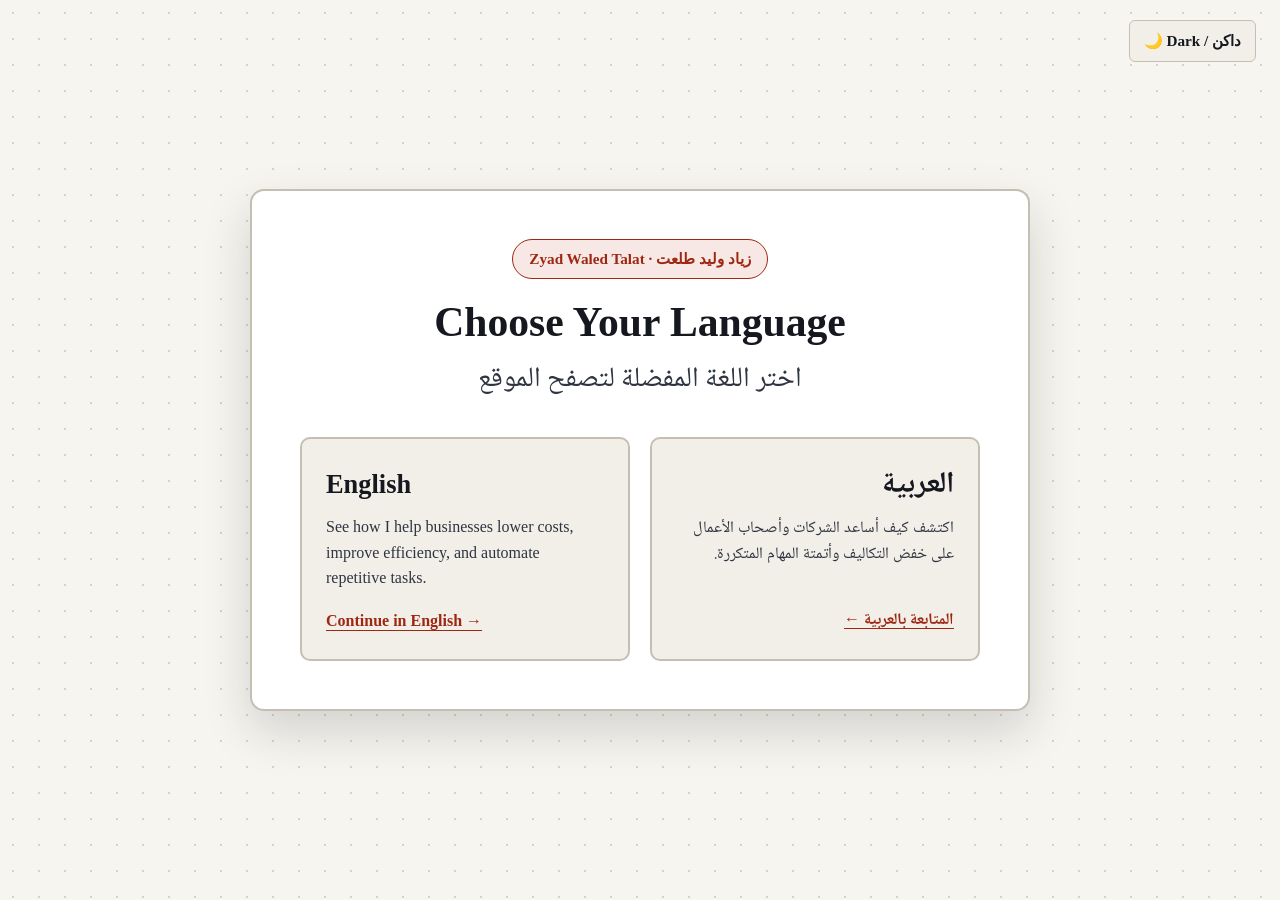
<file: index.html>
<!DOCTYPE html>
<html lang="en" dir="ltr" data-theme="dark" data-lang-pending="true">
<head>
  <meta charset="UTF-8">
  <meta name="viewport" content="width=device-width, initial-scale=1.0">
  <title>Zyad Waled Talat — AI and Automation Specialist</title>
  <meta
    name="description"
    content="Zyad Waled Talat — AI and Automation Specialist helping businesses lower costs, improve work efficiency, and automate repetitive tasks."
  >

  <!-- Early Theme & Saved Language Script (prevents flash of wrong theme or language chooser) -->
  <script>
    (function () {
      try {
        var savedTheme = localStorage.getItem('zw_portfolio_theme');
        var theme = (savedTheme === 'light' || savedTheme === 'dark')
          ? savedTheme
          : (window.matchMedia && window.matchMedia('(prefers-color-scheme: light)').matches ? 'light' : 'dark');
        document.documentElement.setAttribute('data-theme', theme);

        var savedLang = localStorage.getItem('zw_portfolio_lang');
        if (savedLang === 'en' || savedLang === 'ar') {
          document.documentElement.setAttribute('lang', savedLang);
          document.documentElement.setAttribute('dir', savedLang === 'ar' ? 'rtl' : 'ltr');
          document.documentElement.removeAttribute('data-lang-pending');
          document.documentElement.setAttribute('data-lang-ready', 'true');
        }
      } catch (e) {}
    })();
  </script>

  <!-- Google Fonts: Playfair Display & Open Sans (English) + Aref Ruqaa & Noto Naskh Arabic (Arabic) -->
  <link rel="preconnect" href="https://fonts.googleapis.com">
  <link rel="preconnect" href="https://fonts.gstatic.com" crossorigin>
  <link
    href="https://fonts.googleapis.com/css2?family=Aref+Ruqaa:wght@400;700&family=Noto+Naskh+Arabic:wght@400;500;600;700&family=Open+Sans:wght@400;500;600;700&family=Playfair+Display:ital,wght@0,600;0,700;1,600&display=swap"
    rel="stylesheet"
  >

  <!-- Stylesheets (relative paths for GitHub Pages /portfolio/ compatibility) -->
  <link rel="stylesheet" href="css/tokens.css">
  <link rel="stylesheet" href="css/base.css">
  <link rel="stylesheet" href="css/ui.css">
</head>
<body data-page="home">

  <!-- =========================================================
       First-Visit Language Selection Overlay
       ========================================================= -->
  <section
    class="lang-chooser"
    id="lang-chooser"
    role="dialog"
    aria-modal="true"
    aria-labelledby="chooser-title"
  >
    <div class="lang-chooser__topbar">
      <button
        type="button"
        class="ctrl-btn"
        id="chooser-theme-toggle"
        aria-label="Toggle light or dark mode"
      >
        ☀️ Light / فاتح
      </button>
    </div>

    <div class="lang-chooser__card">
      <span class="lang-chooser__badge">Zyad Waled Talat · زياد وليد طلعت</span>
      <h1 class="lang-chooser__title" id="chooser-title">Choose Your Language</h1>
      <p class="lang-chooser__subtitle" lang="ar" dir="rtl">اختر اللغة المفضلة لتصفح الموقع</p>

      <div class="lang-chooser__grid">
        <!-- English Option -->
        <button
          type="button"
          class="lang-option-btn lang-option-btn--en"
          id="choose-en"
          lang="en"
          dir="ltr"
        >
          <div>
            <span class="lang-option-btn__name">English</span>
            <span class="lang-option-btn__desc">
              See how I help businesses lower costs, improve efficiency, and automate repetitive tasks.
            </span>
          </div>
          <span class="lang-option-btn__cta">Continue in English →</span>
        </button>

        <!-- Arabic Option -->
        <button
          type="button"
          class="lang-option-btn lang-option-btn--ar"
          id="choose-ar"
          lang="ar"
          dir="rtl"
        >
          <div>
            <span class="lang-option-btn__name">العربية</span>
            <span class="lang-option-btn__desc">
              اكتشف كيف أساعد الشركات وأصحاب الأعمال على خفض التكاليف وأتمتة المهام المتكررة.
            </span>
          </div>
          <span class="lang-option-btn__cta">المتابعة بالعربية ←</span>
        </button>
      </div>
    </div>
  </section>

  <!-- =========================================================
       Main Portfolio Shell (Revealed after language choice)
       ========================================================= -->
  <div id="app-shell">

    <!-- ======== Sticky Header & Navigation ======== -->
    <header class="site-header">
      <div class="site-header__inner">
        <a class="brand-link" href="#home">
          <span class="brand-link__name" id="brand-name">Zyad Waled Talat</span>
          <span class="brand-link__role" id="brand-role">AI &amp; Automation Specialist</span>
        </a>

        <nav class="site-nav" id="site-nav" aria-label="Main navigation">
          <a class="site-nav__link site-nav__link--active" id="nav-link-home" data-section="home" href="#home" aria-current="location">Home</a>
          <a class="site-nav__link" id="nav-link-about" data-section="about" href="#about">About</a>
          <a class="site-nav__link" id="nav-link-services" data-section="services" href="#services">How I Help</a>
          <a class="site-nav__link" id="nav-link-background" data-section="background" href="#background">Background</a>
          <a class="site-nav__link" id="nav-link-work" href="work.html">Work</a>
          <a class="site-nav__link" id="nav-link-contact" data-section="contact" href="#contact">Contact</a>
        </nav>

        <div class="header-controls">
          <button
            type="button"
            class="ctrl-btn ctrl-btn--lang"
            id="btn-lang-switch"
            aria-label="Switch language to Arabic"
          >
            العربية
          </button>

          <button
            type="button"
            class="ctrl-btn"
            id="btn-theme-toggle"
            aria-label="Switch between light and dark mode"
          >
            ☀️ Light
          </button>

          <button
            type="button"
            class="ctrl-btn mobile-menu-btn"
            id="btn-mobile-menu"
            aria-expanded="false"
            aria-controls="site-nav"
            aria-label="Toggle navigation menu"
          >
            <span aria-hidden="true">☰</span>
            <span id="mobile-menu-label">Menu</span>
          </button>
        </div>
      </div>
    </header>

    <main>
      <!-- ======== 1. Introduction / Hero Section ======== -->
      <section class="hero-section" id="home">
        <div class="container">
          <div class="hero-card">
            <span class="section-eyebrow" id="hero-badge">
              AI and Automation Specialist
            </span>

            <h1 class="hero-headline" id="main-heading">
              Help Your Business Lower Costs and Stop Losing Hours to Repetitive Work
            </h1>

            <p class="hero-objective" id="hero-objective">
              I help businesses lower costs, improve work efficiency, and automate repetitive tasks that take too much time and effort. Improving your work is my concern, so you don’t have to worry.
            </p>

            <p class="hero-supporting" id="hero-supporting">
              Whether your team spends hours answering repeated customer questions, sorting incoming emails, or copying data between tools, I design reliable automations and AI assistants that fit the way you already work.
            </p>

            <!-- Primary Customer CTAs: Call, WhatsApp, Email, Download CV, View Work -->
            <div class="hero-actions">
              <a class="btn btn--primary" id="hero-cta-call" href="tel:+201006889003">
                <span aria-hidden="true">📞</span>
                <span id="hero-cta-call-text">Call Me</span>
                <span class="ltr-inline">(+20 100 688 9003)</span>
              </a>

              <a
                class="btn btn--secondary"
                id="hero-cta-whatsapp"
                href="https://wa.me/201006889003"
                target="_blank"
                rel="noopener noreferrer"
              >
                <span aria-hidden="true">💬</span>
                <span id="hero-cta-whatsapp-text">WhatsApp Me</span>
              </a>

              <a class="btn btn--secondary" id="hero-cta-email" href="mailto:zyadwaled780@gmail.com">
                <span aria-hidden="true">✉️</span>
                <span id="hero-cta-email-text">Email Me</span>
              </a>

              <a
                class="btn btn--outline"
                id="hero-cta-cv"
                href="assets/Zyad-Waled-Talat-CV.pdf"
                download="Zyad-Waled-Talat-CV.pdf"
              >
                <span aria-hidden="true">📄</span>
                <span id="hero-cta-cv-text">Download CV (PDF)</span>
              </a>

              <a
                class="btn btn--outline"
                id="hero-cta-cv-word"
                href="assets/Zyad-Waled-Talat-CV.docx"
                download="Zyad-Waled-Talat-CV.docx"
              >
                <span aria-hidden="true">📝</span>
                <span id="hero-cta-cv-word-text">Download CV (Word)</span>
              </a>

              <a class="btn btn--outline" id="hero-cta-work" href="work.html">
                View My Work →
              </a>
            </div>

            <!-- Quick Summary Facts -->
            <div class="hero-facts" id="hero-facts"></div>
          </div>
        </div>
      </section>

      <!-- ======== 2. About Me Section ======== -->
      <section class="section" id="about">
        <div class="container">
          <div class="section-header">
            <span class="section-eyebrow" id="about-eyebrow">About Me</span>
            <h2 class="section-title" id="about-title">A Business-First Approach to AI and Automation</h2>
          </div>

          <div class="about-grid">
            <div class="about-narrative">
              <p class="about-lead" id="about-lead"></p>
              <div id="about-paragraphs"></div>
            </div>

            <div class="pillars-box">
              <h3 class="pillars-box__heading" id="pillars-heading">Why Work With Me</h3>
              <div class="pillars-list" id="about-pillars"></div>
            </div>
          </div>
        </div>
      </section>

      <!-- ======== 3. How I Can Help (Services) Section ======== -->
      <section class="section section--alt" id="services">
        <div class="container">
          <div class="section-header">
            <span class="section-eyebrow" id="services-eyebrow">How I Can Help</span>
            <h2 class="section-title" id="services-title">Practical Solutions Focused on Business Results</h2>
            <p class="section-subtitle" id="services-subtitle"></p>
          </div>

          <div class="services-grid" id="services-grid"></div>

          <!-- Optional Work / Projects Callout Banner -->
          <div class="work-callout">
            <div>
              <h3 class="work-callout__title" id="work-banner-title">Want to see real examples of these solutions?</h3>
              <p class="work-callout__desc" id="work-banner-desc">
                Explore my completed projects and optional interactive workflow showcase on a dedicated page.
              </p>
            </div>
            <a class="btn btn--primary" id="work-banner-cta" href="work.html">
              View Projects →
            </a>
          </div>
        </div>
      </section>

      <!-- ======== Featured Project: AI Digital Twin ======== -->
      <section class="section" id="ai-digital-twin">
        <div class="container">
          <div class="featured-twin-card">
            <div>
              <div class="featured-twin-card__header">
                <span class="section-eyebrow" id="home-twin-eyebrow" style="margin-bottom: 0;">Featured Project</span>
                <span class="project-status-badge project-status-badge--dev" id="home-twin-status">Live demo coming soon</span>
              </div>
              <h2 class="featured-twin-card__title" id="home-twin-title">AI Digital Twin</h2>
              <p class="featured-twin-card__desc" id="home-twin-desc">
                A conversational AI experience that lets visitors learn about my background, skills, and projects — powered by strict CV-only retrieval (RAG), bilingual English &amp; Egyptian Arabic support, and Telegram notification forwarding.
              </p>
              <ul class="featured-twin-card__highlights" id="home-twin-highlights"></ul>
            </div>

            <div class="featured-twin-card__aside">
              <div>
                <span class="skills-group__label" id="home-twin-stack-label">Built With</span>
                <div class="skills-chips" id="home-twin-stack"></div>
              </div>
              <div class="featured-twin-card__actions" id="home-twin-actions">
                <a
                  class="btn btn--outline"
                  id="home-twin-view-code"
                  href="https://github.com/zyadwaled780-cmd/Digital-Twin-of-Mine-"
                  target="_blank"
                  rel="noopener noreferrer"
                >
                  View Code
                </a>
                <span class="demo-status-pill" id="home-twin-coming-soon">Live demo coming soon</span>
              </div>
              <p class="featured-twin-card__note" id="home-twin-note"></p>
            </div>
          </div>
        </div>
      </section>

      <!-- ======== 4. Background & Credentials Section ======== -->
      <section class="section section--alt" id="background">
        <div class="container">
          <div class="section-header section-header--split">
            <div>
              <span class="section-eyebrow" id="bg-eyebrow">Background &amp; Credentials</span>
              <h2 class="section-title" id="bg-title">Education, Experience, and Certifications</h2>
              <p class="section-subtitle" id="bg-subtitle"></p>
            </div>
            <div style="display: flex; flex-wrap: wrap; gap: 10px;">
              <a
                class="btn btn--outline"
                id="bg-cv-cta"
                href="assets/Zyad-Waled-Talat-CV.pdf"
                download="Zyad-Waled-Talat-CV.pdf"
              >
                <span aria-hidden="true">📄</span>
                <span id="bg-cv-cta-text">Download CV (PDF)</span>
              </a>
              <a
                class="btn btn--outline"
                id="bg-cv-word-cta"
                href="assets/Zyad-Waled-Talat-CV.docx"
                download="Zyad-Waled-Talat-CV.docx"
              >
                <span aria-hidden="true">📝</span>
                <span id="bg-cv-word-cta-text">Download CV (Word)</span>
              </a>
            </div>
          </div>

          <div class="credentials-grid">
            <!-- Education -->
            <div class="cred-block">
              <h3 class="cred-block__title" id="edu-heading">Education</h3>
              <div id="edu-content"></div>
            </div>

            <!-- Professional Experience -->
            <div class="cred-block">
              <h3 class="cred-block__title" id="exp-heading">Professional Experience</h3>
              <div id="exp-content"></div>
            </div>

            <!-- Courses & Certifications -->
            <div class="cred-block cred-block--full">
              <h3 class="cred-block__title" id="courses-heading">Courses &amp; Certifications</h3>
              <div class="courses-grid" id="courses-content"></div>
            </div>

            <!-- Technical & Soft Skills -->
            <div class="cred-block cred-block--full">
              <h3 class="cred-block__title" id="skills-heading">Skills &amp; Tools</h3>
              <div class="skills-group">
                <span class="skills-group__label" id="tech-skills-label">Technical Skills</span>
                <div class="skills-chips" id="tech-skills-chips"></div>
              </div>
              <div class="skills-group">
                <span class="skills-group__label" id="soft-skills-label">Professional &amp; Soft Skills</span>
                <div class="skills-chips" id="soft-skills-chips"></div>
              </div>
            </div>
          </div>
        </div>
      </section>

      <!-- ======== 5. Contact Section ======== -->
      <section class="section" id="contact">
        <div class="container">
          <div class="contact-card">
            <span class="section-eyebrow" id="contact-eyebrow">Contact Me</span>
            <h2 class="section-title" id="contact-title">Let’s Discuss How to Improve Your Workflow</h2>
            <p class="section-subtitle" id="contact-lead"></p>

            <div class="contact-actions">
              <a class="btn btn--primary" id="contact-cta-call" href="tel:+201006889003">
                <span aria-hidden="true">📞</span>
                <span id="contact-cta-call-text">Call Me</span>
                <span class="ltr-inline">(+20 100 688 9003)</span>
              </a>

              <a
                class="btn btn--secondary"
                id="contact-cta-whatsapp"
                href="https://wa.me/201006889003"
                target="_blank"
                rel="noopener noreferrer"
              >
                <span aria-hidden="true">💬</span>
                <span id="contact-cta-whatsapp-text">WhatsApp Me</span>
              </a>

              <a class="btn btn--secondary" id="contact-cta-email" href="mailto:zyadwaled780@gmail.com">
                <span aria-hidden="true">✉️</span>
                <span id="contact-cta-email-text">Email Me</span>
              </a>

              <a
                class="btn btn--outline"
                id="contact-cta-cv"
                href="assets/Zyad-Waled-Talat-CV.pdf"
                download="Zyad-Waled-Talat-CV.pdf"
              >
                <span aria-hidden="true">📄</span>
                <span id="contact-cta-cv-text">Download CV (PDF)</span>
              </a>

              <a
                class="btn btn--outline"
                id="contact-cta-cv-word"
                href="assets/Zyad-Waled-Talat-CV.docx"
                download="Zyad-Waled-Talat-CV.docx"
              >
                <span aria-hidden="true">📝</span>
                <span id="contact-cta-cv-word-text">Download CV (Word)</span>
              </a>
            </div>

            <div class="contact-details-grid">
              <!-- Phone -->
              <div class="contact-detail-box">
                <span class="contact-detail-box__label" id="contact-label-phone">Phone</span>
                <div class="contact-detail-box__value">
                  <a class="contact-detail-box__link ltr-inline" href="tel:+201006889003">+201006889003</a>
                </div>
              </div>

              <!-- WhatsApp -->
              <div class="contact-detail-box">
                <span class="contact-detail-box__label" id="contact-label-whatsapp">WhatsApp</span>
                <div class="contact-detail-box__value">
                  <a
                    class="contact-detail-box__link"
                    id="contact-action-whatsapp"
                    href="https://wa.me/201006889003"
                    target="_blank"
                    rel="noopener noreferrer"
                  >
                    Chat on WhatsApp ↗
                  </a>
                </div>
              </div>

              <!-- Email -->
              <div class="contact-detail-box">
                <span class="contact-detail-box__label" id="contact-label-email">Email</span>
                <div class="contact-detail-box__value">
                  <a class="contact-detail-box__link ltr-inline" href="mailto:zyadwaled780@gmail.com">zyadwaled780@gmail.com</a>
                </div>
                <div>
                  <button type="button" class="ctrl-btn" id="btn-copy-email" style="min-height: 36px; padding: 5px 12px; font-size: 0.88rem;">
                    Copy Email
                  </button>
                </div>
              </div>

              <!-- Location -->
              <div class="contact-detail-box">
                <span class="contact-detail-box__label" id="contact-label-location">Location</span>
                <div class="contact-detail-box__value" id="contact-value-location">6th of October City, Egypt</div>
              </div>

              <!-- LinkedIn -->
              <div class="contact-detail-box">
                <span class="contact-detail-box__label" id="contact-label-linkedin">LinkedIn</span>
                <div class="contact-detail-box__value">
                  <a
                    class="contact-detail-box__link"
                    id="contact-action-linkedin"
                    href="https://linkedin.com/in/zyad-waled-4048a33a0"
                    target="_blank"
                    rel="noopener noreferrer"
                  >
                    View LinkedIn Profile ↗
                  </a>
                </div>
              </div>

              <!-- GitHub -->
              <div class="contact-detail-box">
                <span class="contact-detail-box__label" id="contact-label-github">GitHub</span>
                <div class="contact-detail-box__value">
                  <a
                    class="contact-detail-box__link"
                    id="contact-action-github"
                    href="https://github.com/zyadwaled780-cmd"
                    target="_blank"
                    rel="noopener noreferrer"
                  >
                    View GitHub Repositories ↗
                  </a>
                </div>
              </div>
            </div>
          </div>
        </div>
      </section>
    </main>

    <!-- ======== Footer ======== -->
    <footer class="site-footer">
      <div class="container site-footer__inner">
        <span id="footer-copyright">© Zyad Waled Talat · AI and Automation Specialist · 6th of October City, Egypt</span>
        <div class="site-footer__links">
          <a class="site-footer__link" id="footer-link-work" href="work.html">View Projects</a>
          <a
            class="site-footer__link"
            id="footer-link-cv"
            href="assets/Zyad-Waled-Talat-CV.pdf"
            download="Zyad-Waled-Talat-CV.pdf"
          >
            Download CV (PDF)
          </a>
          <a
            class="site-footer__link"
            id="footer-link-cv-word"
            href="assets/Zyad-Waled-Talat-CV.docx"
            download="Zyad-Waled-Talat-CV.docx"
          >
            Download CV (Word)
          </a>
        </div>
      </div>
    </footer>

  </div>

  <!-- =========================================================
       Right-Docked Digital Twin Widget (Always on Right Side)
       ========================================================= -->
  <aside class="digital-twin-widget" id="digital-twin-widget" aria-label="Digital Twin Assistant">
    <div
      class="digital-twin-panel"
      id="dt-panel"
      role="dialog"
      aria-labelledby="dt-panel-title"
      hidden
    >
      <div class="digital-twin-panel__header">
        <div class="digital-twin-panel__title-wrap">
          <h3 class="digital-twin-panel__title" id="dt-panel-title">Digital Twin Assistant</h3>
          <span class="digital-twin-panel__status" id="dt-panel-status">AI Assistant · In development</span>
        </div>
        <div class="digital-twin-panel__controls">
          <button type="button" class="digital-twin-panel__btn" id="dt-minimize" aria-label="Minimize Digital Twin panel">
            —
          </button>
          <button type="button" class="digital-twin-panel__btn" id="dt-close" aria-label="Close Digital Twin panel">
            ✕
          </button>
        </div>
      </div>

      <div class="digital-twin-panel__body">
        <div class="dt-embed-wrap" id="dt-embed-wrap" hidden>
          <div class="dt-embed-shell">
            <div class="dt-embed-loading" id="dt-embed-loading">
              <p class="digital-twin-panel__text" id="dt-loading-text"></p>
              <p class="featured-twin-card__note" id="dt-slow-hint" hidden></p>
              <a
                class="btn btn--outline"
                id="dt-loading-open-tab"
                href="#"
                target="_blank"
                rel="noopener noreferrer"
                hidden
              >
                Open in new tab ↗
              </a>
            </div>
            <div id="dt-iframe-host" style="width: 100%; height: 100%;"></div>
          </div>
          <div class="dt-embed-footer">
            <a
              class="digital-twin-panel__repo"
              id="dt-open-tab"
              href="#"
              target="_blank"
              rel="noopener noreferrer"
            >
              Open in new tab ↗
            </a>
            <a
              class="digital-twin-panel__repo"
              id="dt-embed-repo"
              href="https://github.com/zyadwaled780-cmd/Digital-Twin-of-Mine-"
              target="_blank"
              rel="noopener noreferrer"
            >
              View Code
            </a>
          </div>
        </div>

        <div class="dt-panel-section" id="dt-fallback-body" style="display: flex; flex-direction: column; gap: 14px;">
          <p class="digital-twin-panel__text" id="dt-panel-desc"></p>
          <div id="dt-direct-live-wrap" hidden>
            <a
              class="btn btn--primary"
              id="dt-direct-live-btn"
              href="#"
              target="_blank"
              rel="noopener noreferrer"
              style="width: 100%;"
            >
              Chat with My Digital Twin ↗
            </a>
          </div>
          <p class="digital-twin-panel__text" id="dt-panel-note" style="font-weight: 600; color: var(--text);"></p>
          <div class="digital-twin-panel__actions">
            <a class="btn btn--primary" id="dt-call-btn" href="tel:+201006889003">Call Me</a>
            <a
              class="btn btn--secondary"
              id="dt-whatsapp-btn"
              href="https://wa.me/201006889003"
              target="_blank"
              rel="noopener noreferrer"
            >
              WhatsApp Me
            </a>
            <a class="btn btn--secondary" id="dt-email-btn" href="mailto:zyadwaled780@gmail.com">Email Me</a>
          </div>
          <a
            class="digital-twin-panel__repo"
            id="dt-panel-repo"
            href="https://github.com/zyadwaled780-cmd/Digital-Twin-of-Mine-"
            target="_blank"
            rel="noopener noreferrer"
          >
            View Code
          </a>
        </div>
      </div>
    </div>

    <button
      type="button"
      class="digital-twin-launcher"
      id="dt-launcher"
      aria-expanded="false"
      aria-controls="dt-panel"
    >
      <span class="digital-twin-launcher__dot" aria-hidden="true"></span>
      <span id="dt-launcher-label">Digital Twin</span>
      <span class="digital-twin-launcher__badge" id="dt-launcher-badge">In development</span>
    </button>
  </aside>

  <script type="module" src="js/main.js"></script>
</body>
</html>
</file>
<file: css/tokens.css>
/* ========================================
   Design Tokens — Light & Dark Themes,
   WCAG AA High-Contrast Palette, and
   Bilingual Typography (English & Arabic)
   ======================================== */

:root,
:root[data-theme="dark"] {
  /* Dark Mode Surfaces */
  --bg:             #101319;
  --bg-elevated:    #161a22;
  --panel:          #1a1f29;
  --panel-2:        #222836;
  --panel-hover:    #293040;
  --border:         #3b4356;
  --border-strong:  #56617a;
  --grid-dot:       #262c3a;

  /* Dark Mode Text (WCAG AA/AAA verified: > 8:1 contrast for secondary, > 15:1 for primary) */
  --text:           #f5f7fa;
  --text-secondary: #d0d7e3;
  --text-muted:     #bcc5d6;

  /* Dark Mode Accents */
  --primary:        #d94830; /* #ffffff on #d94830 = 4.65:1 WCAG AA */
  --primary-hover:  #c23b24;
  --primary-soft:   rgba(217, 72, 48, 0.16);
  --primary-text:   #ff8f7a; /* #ff8f7a on #1a1f29 = 6.9:1 WCAG AA */
  --accent:         #d63f67;
  --success:        #1f9d5c;
  --success-text:   #68e39e;
  --success-soft:   rgba(31, 157, 92, 0.18);
  --warning-text:   #f7c86a;
  --warning-soft:   rgba(247, 200, 106, 0.16);

  /* Header & Shadows */
  --header-bg:      rgba(16, 19, 25, 0.94);
  --backdrop-bg:    rgba(9, 11, 16, 0.86);
  --shadow-sm:      0 2px 8px rgba(0, 0, 0, 0.32);
  --shadow-md:      0 10px 30px rgba(0, 0, 0, 0.45);
  --shadow-lg:      0 20px 50px rgba(0, 0, 0, 0.6);
  --focus-ring:     #ff9b87;
}

:root[data-theme="light"] {
  /* Light Mode Surfaces */
  --bg:             #f7f5f0;
  --bg-elevated:    #efeae1;
  --panel:          #ffffff;
  --panel-2:        #f2efe8;
  --panel-hover:    #e7e2d8;
  --border:         #c5bfb3;
  --border-strong:  #8d8678;
  --grid-dot:       #d8d2c6;

  /* Light Mode Text (WCAG AA/AAA verified: > 8.5:1 contrast for secondary, > 15:1 for primary) */
  --text:           #15181e;
  --text-secondary: #2e3440;
  --text-muted:     #3f4654;

  /* Light Mode Accents */
  --primary:        #b8331c; /* #ffffff on #b8331c = 5.95:1 WCAG AA */
  --primary-hover:  #992814;
  --primary-soft:   rgba(184, 51, 28, 0.11);
  --primary-text:   #9e2712; /* #9e2712 on #ffffff = 7.1:1 WCAG AA */
  --accent:         #b02348;
  --success:        #167343;
  --success-text:   #126137;
  --success-soft:   rgba(22, 115, 67, 0.12);
  --warning-text:   #7c4d00;
  --warning-soft:   rgba(180, 118, 0, 0.14);

  /* Header & Shadows */
  --header-bg:      rgba(247, 245, 240, 0.95);
  --backdrop-bg:    rgba(21, 24, 30, 0.65);
  --shadow-sm:      0 2px 8px rgba(21, 24, 30, 0.07);
  --shadow-md:      0 10px 28px rgba(21, 24, 30, 0.11);
  --shadow-lg:      0 20px 48px rgba(21, 24, 30, 0.16);
  --focus-ring:     #b8331c;
}

/* --- Bilingual Typography Tokens --- */
:root,
html[lang="en"] {
  --font-display: 'Times New Roman', Times, Georgia, serif;
  --font-body:    'Times New Roman', Times, Georgia, serif;
  --font-ui:      var(--font-body);
  --font-mono:    var(--font-body);
  --line-body:    1.7;
  --line-heading: 1.25;
}

html[lang="ar"] {
  /* Genuine Naskh font (خط النسخ) for all headings, body, nav, buttons, and labels */
  --font-display: 'Noto Naskh Arabic', 'Amiri', 'Traditional Arabic', serif;
  --font-body:    'Noto Naskh Arabic', 'Amiri', 'Traditional Arabic', serif;
  --font-ui:      var(--font-body);
  --font-mono:    var(--font-body);
  --line-body:    1.85;
  --line-heading: 1.48;
}

:root {
  /* Layout & Sizing */
  --topbar-h:     70px;
  --container-w:  1160px;
  --reading-w:    70ch;
  --node-w:       290px;
  --node-radius:  10px;
  --radius-sm:    6px;
  --radius-md:    10px;
  --radius-lg:    14px;
  --ease-smooth:  cubic-bezier(0.22, 1, 0.36, 1);
}
</file>
<file: css/base.css>
/* ========================================
   Base — Reset, typography, accessibility,
   scrollbars, and bilingual RTL/LTR rules
   ======================================== */

*, *::before, *::after {
  margin: 0;
  padding: 0;
  box-sizing: border-box;
}

html {
  scroll-behavior: smooth;
  scroll-padding-top: calc(var(--topbar-h) + 20px);
  background: var(--bg);
  color: var(--text);
  font-family: var(--font-body);
  font-size: 16px;
  line-height: var(--line-body);
  -webkit-font-smoothing: antialiased;
  -moz-osx-font-smoothing: grayscale;
}

html[data-theme="dark"] {
  color-scheme: dark;
}

html[data-theme="light"] {
  color-scheme: light;
}

body {
  min-height: 100vh;
  background: var(--bg);
  color: var(--text);
  font-family: var(--font-body);
  font-size: 1.0625rem; /* 17px comfortable reading size */
  line-height: var(--line-body);
  overflow-x: hidden;
  transition: background-color 0.2s ease, color 0.2s ease;
}

/* Hide main portfolio until visitor selects a language on first visit */
html[data-lang-pending="true"] #app-shell,
html[data-lang-pending="true"] #digital-twin-widget {
  display: none !important;
}

html[data-lang-ready="true"] #lang-chooser {
  display: none !important;
}

/* Headings use Playfair Display (EN) or Aref Ruqaa (AR) */
h1, h2, h3, .heading-display {
  font-family: var(--font-display);
  font-weight: 700;
  line-height: var(--line-heading);
  color: var(--text);
  letter-spacing: normal;
}

html[lang="ar"] h1,
html[lang="ar"] h2,
html[lang="ar"] h3,
html[lang="ar"] .heading-display {
  letter-spacing: 0 !important;
  padding-top: 0.06em;
  padding-bottom: 0.08em; /* Prevent Arabic descender/diacritic clipping */
}

html[lang="ar"] button,
html[lang="ar"] a,
html[lang="ar"] span,
html[lang="ar"] p,
html[lang="ar"] li {
  letter-spacing: 0 !important;
}

p {
  max-width: var(--reading-w);
  color: var(--text-secondary);
}

button {
  cursor: pointer;
  border: none;
  background: none;
  color: inherit;
  font-family: var(--font-body);
  font-size: inherit;
  line-height: 1.5;
}

a {
  color: inherit;
  text-decoration: none;
}

ul, ol {
  list-style: none;
}

/* Bidirectional safety for phone numbers, emails, and URLs in RTL */
.ltr-inline {
  direction: ltr;
  unicode-bidi: isolate;
  display: inline-block;
}

/* Accessible focus ring — clear 3px outline in both themes */
:focus-visible {
  outline: 3px solid var(--focus-ring);
  outline-offset: 3px;
  border-radius: 4px;
}

:focus:not(:focus-visible) {
  outline: none;
}

/* Subtle themed scrollbars */
::-webkit-scrollbar {
  width: 8px;
  height: 8px;
}

::-webkit-scrollbar-track {
  background: var(--bg);
}

::-webkit-scrollbar-thumb {
  background: var(--border);
  border-radius: 4px;
}

::-webkit-scrollbar-thumb:hover {
  background: var(--border-strong);
}

/* Respect reduced-motion preference */
@media (prefers-reduced-motion: reduce) {
  html {
    scroll-behavior: auto;
  }
  *, *::before, *::after {
    animation-duration: 0.01ms !important;
    animation-iteration-count: 1 !important;
    transition-duration: 0.01ms !important;
  }
}

/* Screen-reader utility */
.sr-only {
  position: absolute;
  width: 1px;
  height: 1px;
  padding: 0;
  margin: -1px;
  overflow: hidden;
  clip: rect(0, 0, 0, 0);
  white-space: nowrap;
  border: 0;
}
</file>
<file: css/ui.css>
/* ========================================
   UI & Layout — Language Chooser, Header,
   Editorial Sections, Project Cards,
   Right-Docked Digital Twin, and Responsive
   ======================================== */

.container {
  width: 100%;
  max-width: var(--container-w);
  margin: 0 auto;
  padding: 0 clamp(18px, 4vw, 40px);
}

/* ========================================
   1. First-Visit Language Chooser Overlay
   ======================================== */

.lang-chooser {
  position: fixed;
  inset: 0;
  z-index: 500;
  background: var(--bg);
  background-image: radial-gradient(circle, var(--grid-dot) 1px, transparent 1px);
  background-size: 26px 26px;
  display: flex;
  flex-direction: column;
  align-items: center;
  justify-content: center;
  padding: 24px;
  overflow-y: auto;
}

.lang-chooser__topbar {
  position: fixed;
  top: 20px;
  right: 24px;
  z-index: 510;
}

.lang-chooser__card {
  width: 100%;
  max-width: 780px;
  background: var(--panel);
  border: 2px solid var(--border);
  border-radius: var(--radius-lg);
  padding: clamp(28px, 5vw, 48px);
  box-shadow: var(--shadow-lg);
  text-align: center;
}

.lang-chooser__badge {
  display: inline-block;
  font-size: 0.95rem;
  font-weight: 600;
  color: var(--primary-text);
  background: var(--primary-soft);
  border: 1px solid var(--primary-text);
  padding: 6px 16px;
  border-radius: 999px;
  margin-bottom: 18px;
}

.lang-chooser__title {
  font-family: 'Times New Roman', Times, Georgia, serif;
  font-size: clamp(1.85rem, 3.5vw, 2.6rem);
  color: var(--text);
  margin-bottom: 8px;
}

.lang-chooser__subtitle {
  font-family: 'Noto Naskh Arabic', 'Amiri', 'Traditional Arabic', serif;
  font-size: clamp(1.35rem, 2.5vw, 1.75rem);
  color: var(--text-secondary);
  margin-bottom: 32px;
  max-width: 100%;
}

.lang-chooser__grid {
  display: grid;
  grid-template-columns: 1fr 1fr;
  gap: 20px;
}

.lang-option-btn {
  display: flex;
  flex-direction: column;
  justify-content: space-between;
  text-align: start;
  padding: 26px 24px;
  background: var(--panel-2);
  border: 2px solid var(--border);
  border-radius: var(--radius-md);
  transition: border-color 0.2s ease, background-color 0.2s ease, transform 0.15s ease, box-shadow 0.2s ease;
  min-height: 190px;
}

.lang-option-btn--en {
  direction: ltr;
  text-align: left;
  font-family: 'Times New Roman', Times, Georgia, serif;
}

.lang-option-btn--ar {
  direction: rtl;
  text-align: right;
  font-family: 'Noto Naskh Arabic', serif;
}

.lang-option-btn:hover,
.lang-option-btn:focus-visible {
  border-color: var(--primary);
  background: var(--panel-hover);
  transform: translateY(-2px);
  box-shadow: var(--shadow-md);
}

.lang-option-btn__name {
  display: block;
  font-size: 1.65rem;
  font-weight: 700;
  color: var(--text);
  margin-bottom: 10px;
}

.lang-option-btn--en .lang-option-btn__name {
  font-family: 'Times New Roman', Times, Georgia, serif;
}

.lang-option-btn--ar .lang-option-btn__name {
  font-family: 'Noto Naskh Arabic', 'Amiri', 'Traditional Arabic', serif;
  font-size: 1.85rem;
  line-height: 1.4;
}

.lang-option-btn__desc {
  display: block;
  font-size: 1rem;
  color: var(--text-secondary);
  line-height: 1.6;
  margin-bottom: 18px;
}

.lang-option-btn__cta {
  display: inline-flex;
  align-items: center;
  gap: 8px;
  font-size: 1rem;
  font-weight: 700;
  color: var(--primary-text);
  text-decoration: underline;
  text-underline-offset: 4px;
}

/* ========================================
   2. Sticky Header & Navigation
   ======================================== */

.site-header {
  position: sticky;
  top: 0;
  left: 0;
  right: 0;
  min-height: var(--topbar-h);
  background: var(--header-bg);
  backdrop-filter: blur(12px);
  -webkit-backdrop-filter: blur(12px);
  border-bottom: 1px solid var(--border);
  z-index: 200;
  display: flex;
  align-items: center;
}

.site-header__inner {
  width: 100%;
  max-width: var(--container-w);
  margin: 0 auto;
  padding: 10px clamp(18px, 4vw, 40px);
  display: flex;
  align-items: center;
  justify-content: space-between;
  gap: 16px;
}

.brand-link {
  display: flex;
  flex-direction: column;
  gap: 2px;
}

.brand-link__name {
  font-family: var(--font-display);
  font-size: clamp(1.15rem, 1.5vw, 1.38rem);
  font-weight: 700;
  color: var(--text);
  line-height: 1.25;
}

.brand-link__role {
  font-size: 0.875rem;
  font-weight: 600;
  color: var(--text-muted);
}

.site-nav {
  display: flex;
  align-items: center;
  gap: 6px;
}

.site-nav__link {
  position: relative;
  font-size: 1rem;
  font-weight: 600;
  color: var(--text-secondary);
  padding: 8px 13px;
  border-radius: var(--radius-sm);
  border: 1px solid transparent;
  transition: color 0.15s ease, background-color 0.15s ease, border-color 0.15s ease;
  white-space: nowrap;
}

.site-nav__link:hover {
  color: var(--text);
  background: var(--panel-2);
  border-color: var(--border);
}

/* Active state uses bold text + bottom underline bar + background (never color alone) */
.site-nav__link--active {
  color: var(--text);
  font-weight: 700;
  background: var(--panel-2);
  border-color: var(--border);
}

.site-nav__link--active::after {
  content: '';
  position: absolute;
  left: 10px;
  right: 10px;
  bottom: 2px;
  height: 3px;
  background: var(--primary);
  border-radius: 3px;
}

.header-controls {
  display: flex;
  align-items: center;
  gap: 10px;
}

.ctrl-btn {
  display: inline-flex;
  align-items: center;
  justify-content: center;
  gap: 7px;
  min-height: 42px;
  padding: 8px 14px;
  font-size: 0.95rem;
  font-weight: 600;
  color: var(--text);
  background: var(--panel-2);
  border: 1.5px solid var(--border);
  border-radius: var(--radius-sm);
  transition: background-color 0.15s ease, border-color 0.15s ease, transform 0.1s ease;
  white-space: nowrap;
}

.ctrl-btn:hover {
  background: var(--panel-hover);
  border-color: var(--border-strong);
}

.ctrl-btn:active {
  transform: scale(0.98);
}

.ctrl-btn--lang {
  font-weight: 700;
  border-color: var(--primary-text);
}

.mobile-menu-btn {
  display: none;
}

/* ========================================
   3. Buttons & Common Components
   ======================================== */

.btn {
  display: inline-flex;
  align-items: center;
  justify-content: center;
  gap: 10px;
  min-height: 48px;
  padding: 12px 22px;
  font-size: 1.02rem;
  font-weight: 700;
  border-radius: var(--radius-sm);
  border: 2px solid transparent;
  transition: background-color 0.18s ease, border-color 0.18s ease, transform 0.12s ease, box-shadow 0.18s ease;
  cursor: pointer;
  text-align: center;
}

.btn:active {
  transform: translateY(1px);
}

.btn--primary {
  background: var(--primary);
  color: #ffffff;
  border-color: var(--primary);
  box-shadow: var(--shadow-sm);
}

.btn--primary:hover {
  background: var(--primary-hover);
  border-color: var(--primary-hover);
  text-decoration: underline;
  text-underline-offset: 4px;
}

.btn--secondary {
  background: var(--panel-2);
  color: var(--text);
  border-color: var(--border-strong);
}

.btn--secondary:hover {
  background: var(--panel-hover);
  border-color: var(--text);
  text-decoration: underline;
  text-underline-offset: 4px;
}

.btn--outline {
  background: var(--panel);
  color: var(--text);
  border-color: var(--border);
}

.btn--outline:hover {
  background: var(--panel-2);
  border-color: var(--primary-text);
  text-decoration: underline;
  text-underline-offset: 4px;
}

.section {
  padding: clamp(56px, 8vh, 92px) 0;
  border-bottom: 1px solid var(--border);
}

.section--alt {
  background: var(--bg-elevated);
}

.section-header {
  margin-bottom: clamp(32px, 4.5vh, 48px);
}

.section-header--split {
  display: flex;
  align-items: flex-end;
  justify-content: space-between;
  flex-wrap: wrap;
  gap: 20px;
}

.section-eyebrow {
  display: inline-block;
  font-size: 0.95rem;
  font-weight: 700;
  color: var(--primary-text);
  background: var(--primary-soft);
  border: 1px solid var(--primary-text);
  padding: 5px 14px;
  border-radius: 999px;
  margin-bottom: 14px;
}

.section-title {
  font-size: clamp(1.85rem, 3.2vw, 2.55rem);
  color: var(--text);
  margin-bottom: 12px;
}

.section-subtitle {
  font-size: 1.125rem;
  color: var(--text-secondary);
  max-width: 68ch;
}

/* ========================================
   4. Hero / Introduction Section
   ======================================== */

.hero-section {
  padding: clamp(48px, 7vh, 84px) 0 clamp(56px, 8vh, 92px);
  border-bottom: 1px solid var(--border);
  background-image: radial-gradient(circle, var(--grid-dot) 1px, transparent 1px);
  background-size: 28px 28px;
}

.hero-card {
  background: var(--panel);
  border: 2px solid var(--border);
  border-radius: var(--radius-lg);
  padding: clamp(28px, 4.5vw, 52px);
  box-shadow: var(--shadow-md);
}

.hero-headline {
  font-size: clamp(2rem, 3.8vw, 3.1rem);
  color: var(--text);
  margin-bottom: 20px;
  max-width: 26ch;
}

html[lang="ar"] .hero-headline {
  max-width: 32ch;
  line-height: 1.48;
}

.hero-objective {
  font-size: clamp(1.15rem, 1.45vw, 1.35rem);
  font-weight: 600;
  color: var(--text);
  line-height: 1.68;
  margin-bottom: 16px;
  max-width: 66ch;
}

.hero-supporting {
  font-size: 1.08rem;
  color: var(--text-secondary);
  line-height: 1.75;
  margin-bottom: 30px;
  max-width: 66ch;
}

.hero-actions {
  display: flex;
  flex-wrap: wrap;
  align-items: center;
  gap: 14px;
  margin-bottom: 36px;
}

.hero-facts {
  display: grid;
  grid-template-columns: repeat(3, 1fr);
  gap: 16px;
  padding-top: 28px;
  border-top: 1px solid var(--border);
}

.hero-fact-item {
  background: var(--panel-2);
  border: 1px solid var(--border);
  border-radius: var(--radius-md);
  padding: 16px 18px;
}

.hero-fact-item__label {
  display: block;
  font-size: 0.9rem;
  font-weight: 700;
  color: var(--primary-text);
  margin-bottom: 4px;
}

.hero-fact-item__value {
  font-size: 1rem;
  font-weight: 600;
  color: var(--text);
  line-height: 1.5;
}

/* ========================================
   5. About Me Section
   ======================================== */

.about-grid {
  display: grid;
  grid-template-columns: 1.08fr 1fr;
  gap: clamp(28px, 4vw, 48px);
  align-items: start;
}

.about-narrative {
  background: var(--panel);
  border: 1.5px solid var(--border);
  border-radius: var(--radius-md);
  padding: clamp(24px, 3vw, 36px);
}

.about-lead {
  font-size: 1.22rem;
  font-weight: 700;
  color: var(--text);
  line-height: 1.6;
  margin-bottom: 18px;
}

.about-p {
  font-size: 1.0625rem;
  color: var(--text-secondary);
  line-height: 1.78;
  margin-bottom: 16px;
}

.about-p:last-child {
  margin-bottom: 0;
}

.pillars-box__heading {
  font-size: 1.45rem;
  margin-bottom: 18px;
  color: var(--text);
}

.pillars-list {
  display: grid;
  grid-template-columns: 1fr;
  gap: 14px;
}

.pillar-card {
  background: var(--panel);
  border: 1.5px solid var(--border);
  border-inline-start: 4px solid var(--primary);
  border-radius: var(--radius-md);
  padding: 18px 20px;
}

.pillar-card__title {
  font-family: var(--font-body);
  font-size: 1.1rem;
  font-weight: 700;
  color: var(--text);
  margin-bottom: 6px;
}

.pillar-card__desc {
  font-size: 1rem;
  color: var(--text-secondary);
  line-height: 1.65;
}

/* ========================================
   6. How I Can Help (Services) Section
   ======================================== */

.services-grid {
  display: grid;
  grid-template-columns: repeat(2, 1fr);
  gap: 22px;
  margin-bottom: 32px;
}

.service-card {
  background: var(--panel);
  border: 1.5px solid var(--border);
  border-radius: var(--radius-md);
  padding: clamp(22px, 3vw, 32px);
  display: flex;
  flex-direction: column;
  gap: 14px;
  box-shadow: var(--shadow-sm);
}

.service-card__title {
  font-size: 1.38rem;
  color: var(--text);
}

.service-card__benefit {
  font-size: 1rem;
  font-weight: 700;
  color: var(--primary-text);
  background: var(--primary-soft);
  border-inline-start: 3px solid var(--primary);
  padding: 10px 14px;
  border-radius: var(--radius-sm);
  line-height: 1.55;
}

.service-card__desc {
  font-size: 1.03rem;
  color: var(--text-secondary);
  line-height: 1.72;
}

.work-callout {
  background: var(--panel);
  border: 2px solid var(--border-strong);
  border-radius: var(--radius-md);
  padding: clamp(22px, 3vw, 32px);
  display: flex;
  align-items: center;
  justify-content: space-between;
  flex-wrap: wrap;
  gap: 20px;
}

.work-callout__title {
  font-size: 1.35rem;
  color: var(--text);
  margin-bottom: 6px;
}

.work-callout__desc {
  font-size: 1.03rem;
  color: var(--text-secondary);
}

/* ========================================
   7. Background & Credentials Section
   ======================================== */

.credentials-grid {
  display: grid;
  grid-template-columns: 1fr 1fr;
  gap: 24px;
  margin-bottom: 24px;
}

.cred-block {
  background: var(--panel);
  border: 1.5px solid var(--border);
  border-radius: var(--radius-md);
  padding: clamp(22px, 3vw, 32px);
  box-shadow: var(--shadow-sm);
}

.cred-block--full {
  grid-column: 1 / -1;
}

.cred-block__title {
  font-size: 1.45rem;
  color: var(--text);
  margin-bottom: 20px;
  padding-bottom: 12px;
  border-bottom: 1px solid var(--border);
}

.cred-item {
  padding: 16px 18px;
  background: var(--panel-2);
  border: 1px solid var(--border);
  border-radius: var(--radius-sm);
  margin-bottom: 14px;
}

.cred-item:last-child {
  margin-bottom: 0;
}

.cred-item__header {
  display: flex;
  align-items: baseline;
  justify-content: space-between;
  flex-wrap: wrap;
  gap: 8px;
  margin-bottom: 6px;
}

.cred-item__title {
  font-family: var(--font-body);
  font-size: 1.1rem;
  font-weight: 700;
  color: var(--text);
}

.cred-item__badge {
  font-size: 0.92rem;
  font-weight: 700;
  color: var(--primary-text);
  background: var(--primary-soft);
  border: 1px solid var(--primary-text);
  padding: 3px 11px;
  border-radius: 999px;
}

.cred-item__sub {
  font-size: 1.02rem;
  font-weight: 600;
  color: var(--text-secondary);
  margin-bottom: 4px;
}

.cred-item__desc {
  font-size: 0.98rem;
  color: var(--text-secondary);
  line-height: 1.65;
}

.courses-grid {
  display: grid;
  grid-template-columns: repeat(auto-fit, minmax(280px, 1fr));
  gap: 14px;
}

.courses-grid .cred-item {
  margin-bottom: 0;
}

.skills-group {
  margin-bottom: 22px;
}

.skills-group:last-child {
  margin-bottom: 0;
}

.skills-group__label {
  display: block;
  font-size: 1.05rem;
  font-weight: 700;
  color: var(--text);
  margin-bottom: 12px;
}

.skills-chips {
  display: flex;
  flex-wrap: wrap;
  gap: 10px;
}

.skill-chip {
  font-size: 0.98rem;
  font-weight: 600;
  color: var(--text);
  background: var(--panel-2);
  border: 1.5px solid var(--border);
  border-radius: var(--radius-sm);
  padding: 7px 14px;
}

.skill-chip--soft {
  border-color: var(--primary-text);
  background: var(--primary-soft);
}

/* ========================================
   8. Contact Section & Footer
   ======================================== */

.contact-card {
  background: var(--panel);
  border: 2px solid var(--border);
  border-radius: var(--radius-lg);
  padding: clamp(28px, 4vw, 48px);
  box-shadow: var(--shadow-md);
}

.contact-actions {
  display: flex;
  flex-wrap: wrap;
  gap: 14px;
  margin: 26px 0 36px;
}

.contact-details-grid {
  display: grid;
  grid-template-columns: repeat(auto-fit, minmax(250px, 1fr));
  gap: 16px;
  padding-top: 28px;
  border-top: 1px solid var(--border);
}

.contact-detail-box {
  background: var(--panel-2);
  border: 1.5px solid var(--border);
  border-radius: var(--radius-md);
  padding: 18px 20px;
  display: flex;
  flex-direction: column;
  justify-content: space-between;
  gap: 8px;
}

.contact-detail-box__label {
  font-size: 0.92rem;
  font-weight: 700;
  color: var(--primary-text);
}

.contact-detail-box__value {
  font-size: 1.08rem;
  font-weight: 700;
  color: var(--text);
  word-break: break-word;
}

.contact-detail-box__link {
  color: var(--text);
  text-decoration: underline;
  text-underline-offset: 4px;
}

.contact-detail-box__link:hover {
  color: var(--primary-text);
}

.site-footer {
  padding: 36px 0 110px; /* Extra bottom space so right-docked Digital Twin never overlaps footer */
  background: var(--bg);
}

.site-footer__inner {
  display: flex;
  align-items: center;
  justify-content: space-between;
  flex-wrap: wrap;
  gap: 16px;
  color: var(--text-secondary);
  font-size: 0.98rem;
}

.site-footer__links {
  display: flex;
  flex-wrap: wrap;
  gap: 20px;
}

.site-footer__link {
  font-weight: 600;
  color: var(--text);
  text-decoration: underline;
  text-underline-offset: 4px;
}

.site-footer__link:hover {
  color: var(--primary-text);
}

/* ========================================
   9. Dedicated Work / Projects Page
   ======================================== */

.projects-showcase-grid {
  display: grid;
  grid-template-columns: repeat(auto-fit, minmax(340px, 1fr));
  gap: 24px;
}

.project-showcase-card {
  background: var(--panel);
  border: 2px solid var(--border);
  border-radius: var(--radius-md);
  padding: clamp(22px, 3vw, 32px);
  display: flex;
  flex-direction: column;
  justify-content: space-between;
  gap: 20px;
  box-shadow: var(--shadow-sm);
}

.project-showcase-card__top {
  display: flex;
  flex-direction: column;
  gap: 14px;
}

.project-showcase-card__meta {
  display: flex;
  align-items: center;
  justify-content: space-between;
  gap: 10px;
  flex-wrap: wrap;
}

.project-status-badge {
  display: inline-flex;
  align-items: center;
  gap: 6px;
  font-size: 0.9rem;
  font-weight: 700;
  padding: 4px 12px;
  border-radius: 999px;
}

.project-status-badge--complete {
  color: var(--success-text);
  background: var(--success-soft);
  border: 1px solid var(--success-text);
}

.project-status-badge--dev {
  color: var(--warning-text);
  background: var(--warning-soft);
  border: 1px solid var(--warning-text);
}

.project-showcase-card__title {
  font-size: 1.45rem;
  color: var(--text);
}

.project-field {
  padding-inline-start: 14px;
  border-inline-start: 3px solid var(--border-strong);
}

.project-field--benefit {
  border-inline-start-color: var(--primary);
}

.project-field__label {
  display: block;
  font-size: 0.9rem;
  font-weight: 700;
  color: var(--primary-text);
  margin-bottom: 4px;
}

.project-field__text {
  font-size: 1rem;
  color: var(--text-secondary);
  line-height: 1.68;
}

.project-showcase-card__footer {
  display: flex;
  flex-direction: column;
  gap: 16px;
  padding-top: 16px;
  border-top: 1px solid var(--border);
}

.project-showcase-card__actions {
  display: flex;
  flex-wrap: wrap;
  align-items: center;
  gap: 12px;
}

.project-showcase-card--featured {
  grid-column: 1 / -1;
  border-color: var(--primary);
  background: linear-gradient(180deg, var(--panel) 0%, var(--panel-2) 100%);
  box-shadow: var(--shadow-md);
}

.project-badge-group {
  display: flex;
  flex-wrap: wrap;
  align-items: center;
  gap: 8px;
}

.featured-project-badge {
  display: inline-flex;
  align-items: center;
  gap: 6px;
  font-size: 0.88rem;
  font-weight: 700;
  color: #ffffff;
  background: var(--primary);
  padding: 4px 12px;
  border-radius: 999px;
}

.demo-status-pill {
  display: inline-flex;
  align-items: center;
  gap: 8px;
  min-height: 44px;
  padding: 8px 16px;
  font-size: 0.95rem;
  font-weight: 700;
  color: var(--warning-text);
  background: var(--warning-soft);
  border: 1.5px solid var(--warning-text);
  border-radius: var(--radius-sm);
}

/* Featured AI Digital Twin Card on Homepage */
.featured-twin-card {
  background: var(--panel);
  border: 2px solid var(--primary);
  border-radius: var(--radius-lg);
  padding: clamp(24px, 4vw, 40px);
  box-shadow: var(--shadow-md);
  display: grid;
  grid-template-columns: 1.35fr 1fr;
  gap: 28px;
  align-items: start;
}

.featured-twin-card__header {
  display: flex;
  flex-wrap: wrap;
  align-items: center;
  gap: 10px;
  margin-bottom: 12px;
}

.featured-twin-card__title {
  font-size: clamp(1.55rem, 3vw, 2.05rem);
  color: var(--text);
  margin-bottom: 12px;
}

.featured-twin-card__desc {
  font-size: 1.06rem;
  color: var(--text-secondary);
  line-height: 1.72;
  margin-bottom: 18px;
}

.featured-twin-card__highlights {
  list-style: none;
  padding: 0;
  margin: 0 0 22px;
  display: flex;
  flex-direction: column;
  gap: 9px;
}

.featured-twin-card__highlights li {
  position: relative;
  padding-inline-start: 22px;
  font-size: 0.98rem;
  color: var(--text-secondary);
  line-height: 1.55;
}

.featured-twin-card__highlights li::before {
  content: '✓';
  position: absolute;
  inset-inline-start: 0;
  color: var(--primary-text);
  font-weight: 700;
}

.featured-twin-card__aside {
  background: var(--panel-2);
  border: 1.5px solid var(--border);
  border-radius: var(--radius-md);
  padding: 20px;
  display: flex;
  flex-direction: column;
  gap: 18px;
}

.featured-twin-card__actions {
  display: flex;
  flex-wrap: wrap;
  gap: 12px;
  align-items: center;
}

.featured-twin-card__note {
  font-size: 0.93rem;
  color: var(--text-muted);
  line-height: 1.6;
}

/* Optional Interactive Workflow Canvas Embed on work.html */
.workflow-embed-box {
  position: relative;
  width: 100%;
  height: 580px;
  background: var(--bg);
  border: 2px solid var(--border);
  border-radius: var(--radius-lg);
  overflow: hidden;
  box-shadow: var(--shadow-md);
}

/* ========================================
   10. Right-Docked Digital Twin Widget
   Pinned strictly to the RIGHT on desktop
   and mobile in both English and Arabic!
   ======================================== */

.digital-twin-widget {
  position: fixed;
  right: 20px !important;
  left: auto !important;
  bottom: 20px;
  z-index: 300;
  display: flex;
  flex-direction: column;
  align-items: flex-end;
  pointer-events: none;
}

.digital-twin-launcher {
  pointer-events: auto;
  display: inline-flex;
  align-items: center;
  gap: 10px;
  min-height: 48px;
  padding: 10px 18px;
  background: var(--panel);
  color: var(--text);
  border: 2px solid var(--primary);
  border-radius: 999px;
  box-shadow: var(--shadow-md);
  font-weight: 700;
  font-size: 0.98rem;
  transition: background-color 0.18s ease, transform 0.15s ease, box-shadow 0.18s ease;
}

.digital-twin-launcher:hover {
  background: var(--panel-hover);
  transform: translateY(-2px);
  box-shadow: var(--shadow-lg);
}

.digital-twin-launcher__dot {
  width: 10px;
  height: 10px;
  border-radius: 50%;
  background: var(--warning-text);
  flex-shrink: 0;
}

.digital-twin-launcher__badge {
  font-size: 0.85rem;
  font-weight: 700;
  color: var(--warning-text);
  background: var(--warning-soft);
  border: 1px solid var(--warning-text);
  padding: 2px 10px;
  border-radius: 999px;
}

.digital-twin-panel {
  pointer-events: auto;
  width: min(390px, calc(100vw - 24px));
  max-height: calc(100vh - var(--topbar-h) - 86px);
  overflow-y: auto;
  background: var(--panel);
  border: 2px solid var(--border-strong);
  border-radius: var(--radius-md);
  box-shadow: var(--shadow-lg);
  margin-bottom: 12px;
  display: flex;
  flex-direction: column;
}

.digital-twin-panel--live {
  width: min(460px, calc(100vw - 24px));
}

.dt-embed-wrap {
  display: flex;
  flex-direction: column;
  gap: 10px;
  padding: 12px;
}

.dt-embed-wrap[hidden],
.dt-embed-loading[hidden],
.dt-panel-section[hidden] {
  display: none !important;
}

.dt-embed-shell {
  position: relative;
  width: 100%;
  height: min(68dvh, 560px);
  min-height: 380px;
  border-radius: var(--radius-sm);
  border: 1px solid var(--border);
  overflow: hidden;
  background: var(--bg);
}

.dt-embed-iframe {
  width: 100%;
  height: 100%;
  border: 0;
  display: block;
}

.dt-embed-loading {
  position: absolute;
  inset: 0;
  z-index: 2;
  padding: 20px;
  display: flex;
  flex-direction: column;
  align-items: center;
  justify-content: center;
  text-align: center;
  gap: 12px;
  background: var(--panel);
  color: var(--text-secondary);
}

.dt-embed-footer {
  display: flex;
  flex-wrap: wrap;
  align-items: center;
  justify-content: space-between;
  gap: 10px;
}

.digital-twin-panel[hidden] {
  display: none !important;
}

.digital-twin-panel__header {
  display: flex;
  align-items: center;
  justify-content: space-between;
  gap: 12px;
  padding: 14px 18px;
  background: var(--panel-2);
  border-bottom: 1px solid var(--border);
}

.digital-twin-panel__title-wrap {
  display: flex;
  flex-direction: column;
  gap: 2px;
}

.digital-twin-panel__title {
  font-family: var(--font-display);
  font-size: 1.15rem;
  font-weight: 700;
  color: var(--text);
}

.digital-twin-panel__status {
  font-size: 0.86rem;
  font-weight: 700;
  color: var(--warning-text);
}

.digital-twin-panel__controls {
  display: flex;
  align-items: center;
  gap: 6px;
}

.digital-twin-panel__btn {
  width: 34px;
  height: 34px;
  display: inline-flex;
  align-items: center;
  justify-content: center;
  border-radius: var(--radius-sm);
  border: 1px solid var(--border);
  background: var(--panel);
  color: var(--text);
  font-weight: 700;
}

.digital-twin-panel__btn:hover {
  background: var(--panel-hover);
  border-color: var(--primary);
}

.digital-twin-panel__body {
  padding: 18px;
  display: flex;
  flex-direction: column;
  gap: 14px;
}

.digital-twin-panel__text {
  font-size: 0.98rem;
  color: var(--text-secondary);
  line-height: 1.65;
}

.digital-twin-panel__actions {
  display: flex;
  flex-wrap: wrap;
  gap: 10px;
}

.digital-twin-panel__actions .btn {
  flex: 1 1 auto;
  min-height: 42px;
  padding: 8px 14px;
  font-size: 0.95rem;
}

.digital-twin-panel__repo {
  font-size: 0.93rem;
  font-weight: 700;
  color: var(--primary-text);
  text-decoration: underline;
  text-underline-offset: 4px;
}

/* ========================================
   11. Responsive Rules (Tablet & Mobile)
   ======================================== */

@media (max-width: 960px) {
  .site-header__inner {
    flex-wrap: wrap;
  }

  .mobile-menu-btn {
    display: inline-flex;
  }

  .site-nav {
    display: none;
    width: 100%;
    flex-direction: column;
    align-items: stretch;
    padding: 12px 0 6px;
    border-top: 1px solid var(--border);
    margin-top: 8px;
    order: 4;
  }

  .site-nav--open {
    display: flex;
  }

  .site-nav__link {
    padding: 12px 14px;
  }

  .site-nav__link--active::after {
    display: none;
  }

  .site-nav__link--active {
    border-inline-start: 4px solid var(--primary);
  }

  .hero-facts,
  .about-grid,
  .services-grid,
  .credentials-grid,
  .featured-twin-card {
    grid-template-columns: 1fr;
  }
}

@media (max-width: 640px) {
  .lang-chooser__grid {
    grid-template-columns: 1fr;
  }

  .brand-link__role {
    display: none;
  }

  .header-controls {
    gap: 6px;
  }

  .ctrl-btn {
    padding: 7px 10px;
    font-size: 0.88rem;
    min-height: 38px;
  }

  .hero-actions,
  .contact-actions {
    flex-direction: column;
    align-items: stretch;
  }

  .hero-actions .btn,
  .contact-actions .btn {
    width: 100%;
  }

  .projects-showcase-grid {
    grid-template-columns: 1fr;
  }

  .digital-twin-widget {
    right: 10px !important;
    bottom: 10px;
  }

  .digital-twin-launcher {
    padding: 6px 12px;
    font-size: 0.84rem;
    min-height: 38px;
    gap: 7px;
  }

  .digital-twin-launcher__badge {
    font-size: 0.76rem;
    padding: 1px 8px;
  }
}
</file>
<file: css/canvas.css>
/* ========================================
   Canvas — Optional Embedded Workflow View
   on work.html (supports Light & Dark mode)
   ======================================== */

.viewport {
  position: absolute;
  inset: 0;
  overflow: hidden;
  background: var(--bg);
  cursor: grab;
  touch-action: none;
  direction: ltr; /* Keep spatial canvas coordinates consistent */
}

.viewport.viewport--dragging {
  cursor: grabbing;
}

.viewport::before {
  content: '';
  position: absolute;
  inset: 0;
  background-image: radial-gradient(circle, var(--grid-dot) 1.25px, transparent 1.25px);
  background-size: 24px 24px;
  pointer-events: none;
  z-index: 0;
}

.dither-overlay {
  position: absolute;
  inset: 0;
  pointer-events: none;
  opacity: 0.025;
  z-index: 1;
}

.world {
  position: absolute;
  top: 0;
  left: 0;
  width: 0;
  height: 0;
  will-change: transform;
  transform-origin: 0 0;
  z-index: 3;
}

.connections-svg {
  position: absolute;
  top: 0;
  left: 0;
  width: 1px;
  height: 1px;
  overflow: visible;
  pointer-events: none;
  z-index: 5;
}

/* --- Embedded Canvas Controls --- */
.canvas-hud-bar {
  position: absolute;
  bottom: 14px;
  left: 14px;
  right: 14px;
  z-index: 30;
  display: flex;
  align-items: center;
  justify-content: space-between;
  flex-wrap: wrap;
  gap: 10px;
  pointer-events: none;
}

.canvas-hud-group {
  display: flex;
  align-items: center;
  gap: 8px;
  pointer-events: auto;
}

.canvas-hud-btn {
  padding: 8px 14px;
  font-size: 0.92rem;
  font-weight: 700;
  color: var(--text);
  background: var(--panel);
  border: 1.5px solid var(--border-strong);
  border-radius: var(--radius-sm);
  box-shadow: var(--shadow-sm);
}

.canvas-hud-btn:hover:not(:disabled) {
  background: var(--panel-hover);
  border-color: var(--primary);
}

.canvas-hud-btn:disabled {
  opacity: 0.45;
  cursor: default;
}

.canvas-progress-pill {
  padding: 6px 12px;
  font-size: 0.92rem;
  font-weight: 700;
  color: var(--text);
  background: var(--panel);
  border: 1.5px solid var(--border);
  border-radius: var(--radius-sm);
}

/* --- Node cards --- */
.node {
  position: absolute;
  width: var(--node-w);
  background: var(--panel);
  border: 2px solid var(--border);
  border-radius: var(--node-radius);
  z-index: 10;
  user-select: none;
  cursor: pointer;
  box-shadow: var(--shadow-md);
  transition: border-color 0.25s ease;
}

.node--active {
  border-color: var(--primary);
  box-shadow: var(--shadow-lg);
}

.node:hover:not(.node--active) {
  border-color: var(--border-strong);
}

.node__stripe {
  position: absolute;
  left: 0;
  top: 0;
  bottom: 0;
  width: 4px;
  border-radius: var(--node-radius) 0 0 var(--node-radius);
  background: var(--primary);
}

.node__stripe--accent {
  background: var(--accent);
}

.node__stripe--muted {
  background: var(--border-strong);
}

.node__header {
  display: flex;
  align-items: center;
  gap: 12px;
  padding: 14px 16px;
}

.node__icon {
  width: 38px;
  height: 38px;
  border-radius: 6px;
  background: var(--panel-2);
  border: 1px solid var(--border);
  display: flex;
  align-items: center;
  justify-content: center;
  flex-shrink: 0;
  color: var(--primary-text);
}

.node__title {
  font-family: var(--font-display);
  font-size: 1.05rem;
  font-weight: 700;
  color: var(--text);
  line-height: 1.3;
}

.node__subtitle {
  font-size: 0.85rem;
  font-weight: 600;
  color: var(--text-secondary);
  margin-top: 2px;
}

.node__body {
  padding: 14px 16px 16px;
  border-top: 1px solid var(--border);
}

.node__state { display: none; }
.node__state--active { display: block; }

.btn-execute,
.btn-node-action {
  display: flex;
  align-items: center;
  justify-content: center;
  gap: 8px;
  width: 100%;
  padding: 10px 16px;
  background: var(--primary);
  color: #ffffff;
  font-size: 0.95rem;
  font-weight: 700;
  border-radius: 6px;
}

.btn-execute:hover,
.btn-node-action:hover {
  background: var(--primary-hover);
}

.trigger-hint {
  text-align: center;
  margin-top: 10px;
  font-size: 0.85rem;
  color: var(--text-secondary);
}

.node__counter {
  font-size: 1.75rem;
  font-weight: 700;
  color: var(--primary-text);
  text-align: center;
  padding: 4px 0;
}

.node__success-content {
  display: flex;
  align-items: center;
  justify-content: center;
  gap: 12px;
  padding: 4px 0;
}

.node__check {
  width: 28px;
  height: 28px;
  border-radius: 50%;
  background: var(--success-soft);
  color: var(--success-text);
  display: flex;
  align-items: center;
  justify-content: center;
  font-weight: 700;
}

.node__badge {
  display: inline-flex;
  align-items: center;
  gap: 4px;
  padding: 4px 10px;
  background: var(--success-soft);
  color: var(--success-text);
  font-size: 0.85rem;
  font-weight: 700;
  border-radius: 4px;
}

.node--intro {
  width: 360px;
}

.intro__title {
  font-family: var(--font-display);
  font-size: 1.2rem;
  font-weight: 700;
  color: var(--text);
  margin-bottom: 10px;
}

.intro__paragraph,
.project__problem,
.talk__text {
  font-size: 0.95rem;
  color: var(--text-secondary);
  line-height: 1.6;
  margin-bottom: 10px;
}

.intro__credential {
  font-size: 0.85rem;
  font-weight: 600;
  color: var(--text-secondary);
  margin-bottom: 12px;
}

.node--project {
  width: 300px;
}

.project__status {
  display: inline-flex;
  align-items: center;
  gap: 6px;
  font-size: 0.85rem;
  font-weight: 700;
  color: var(--warning-text);
  margin-bottom: 8px;
}

.project__image-placeholder {
  display: none; /* Keep embedded cards concise and readable */
}

.node__handle {
  position: absolute;
  right: -8px;
  top: 50%;
  transform: translateY(-50%);
  width: 14px;
  height: 14px;
  border-radius: 50%;
  background: var(--panel-2);
  border: 2px solid var(--border-strong);
  z-index: 11;
}

.node__handle--input {
  right: auto;
  left: -8px;
}

.node--running {
  border-color: var(--primary);
}

.node--success {
  border-color: var(--success);
}
</file>
